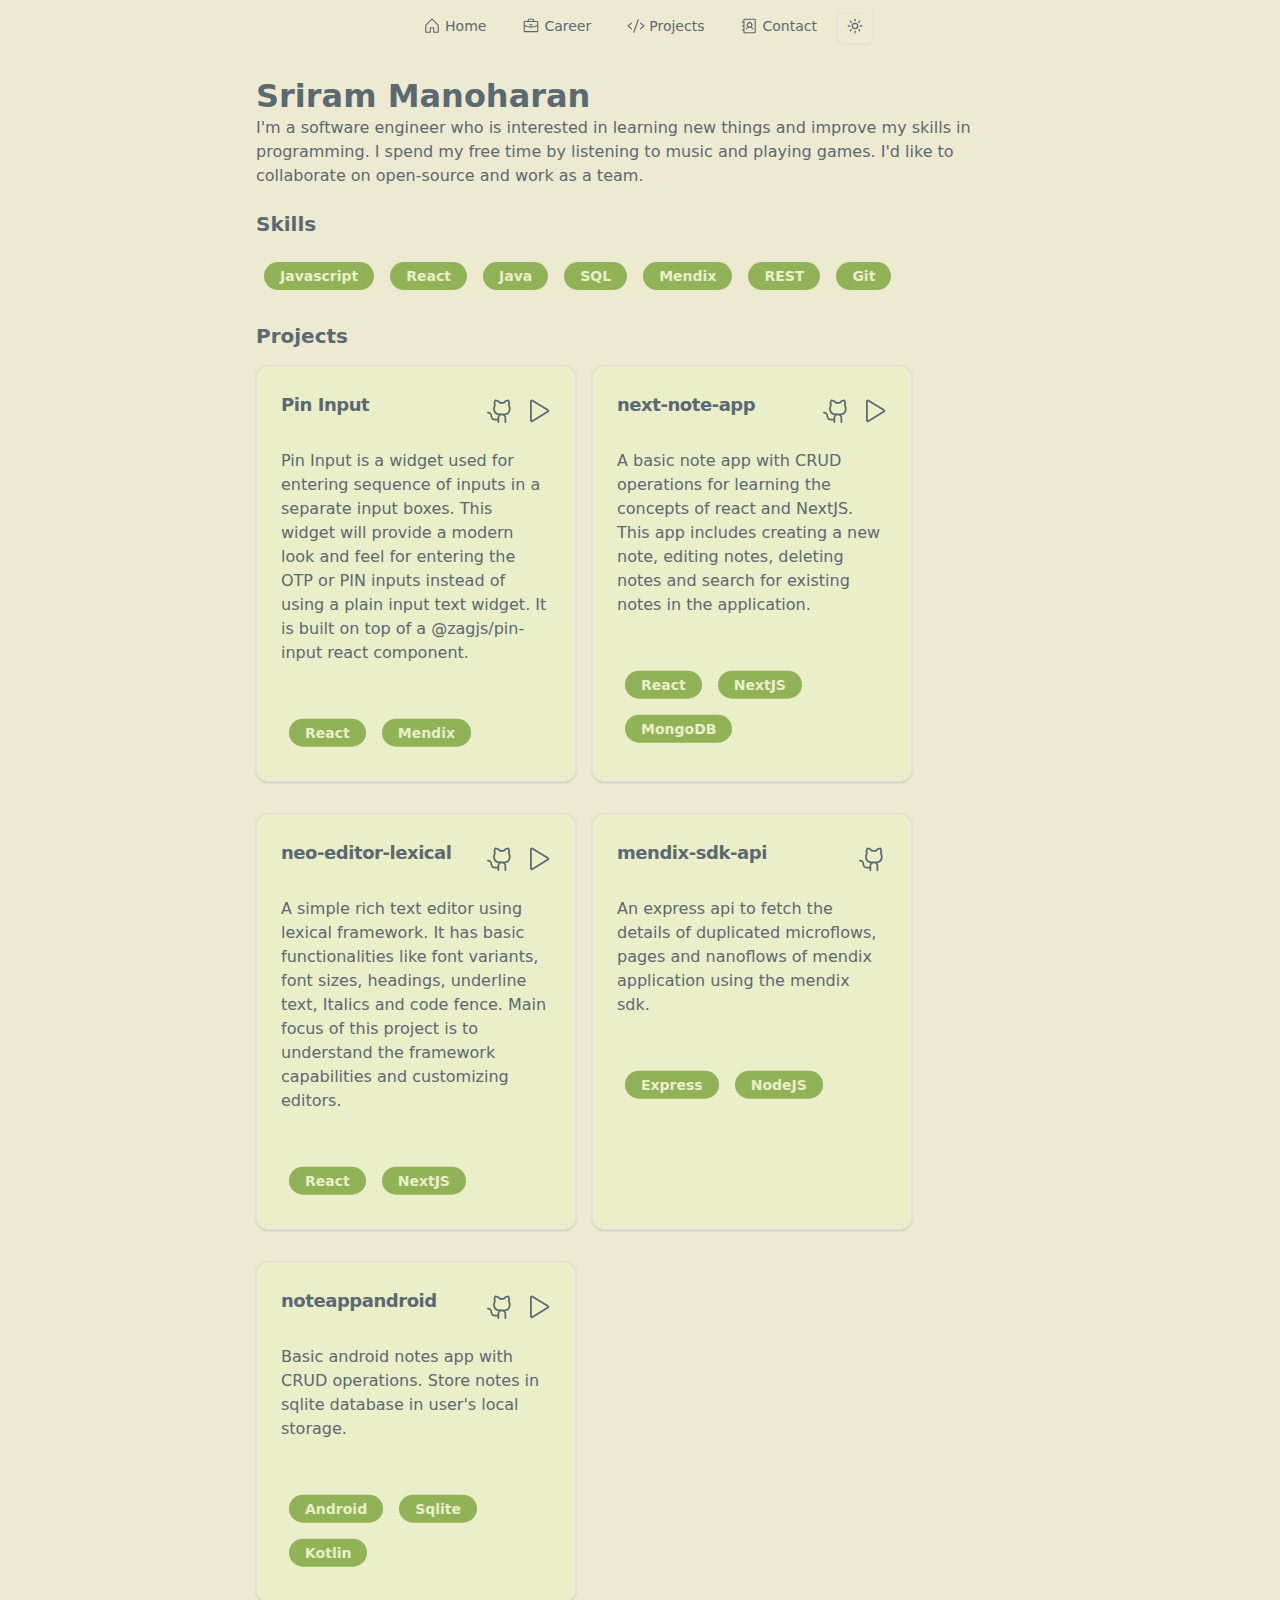
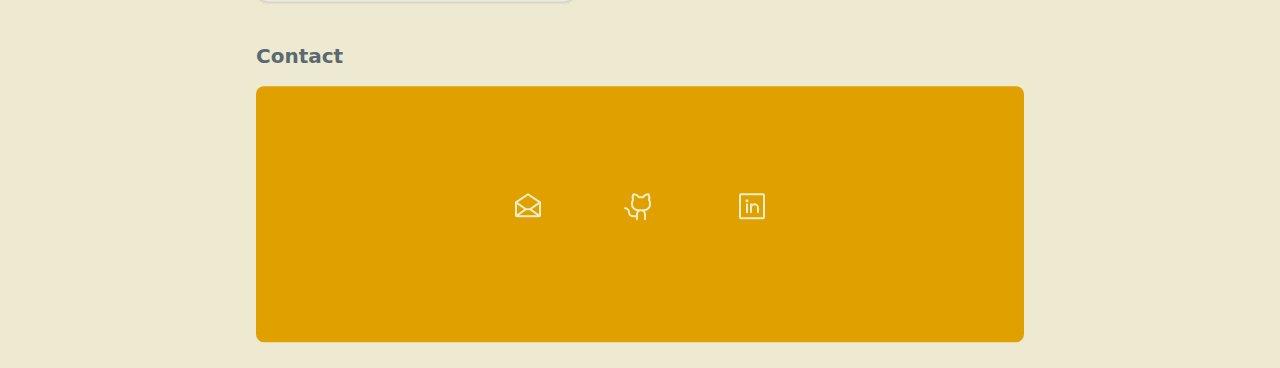
<file: index.html>
<!DOCTYPE html><html lang="en"> <head><meta charset=""><link rel="icon" type="image/svg+xml" href="/favicon.svg"><meta name="viewport" content="width=device-width"><meta name="generator" content="Astro v5.1.1"><title>Home</title><script>
			function setDarkMode(document) {
				const getThemePreference = () => {
					if (
						typeof localStorage !== "undefined" &&
						localStorage.getItem("theme")
					) {
						return localStorage.getItem("theme");
					}
					return window.matchMedia("(prefers-color-scheme: dark)")
						.matches
						? "dark"
						: "theme-light";
				};
				const isDark = getThemePreference() === "dark";
				document.documentElement.classList[isDark ? "add" : "remove"](
					"dark"
				);

				if (typeof localStorage !== "undefined") {
					const observer = new MutationObserver(() => {
						const isDark =
							document.documentElement.classList.contains("dark");
						localStorage.setItem(
							"theme",
							isDark ? "dark" : "theme-light"
						);
					});
					observer.observe(document.documentElement, {
						attributes: true,
						attributeFilter: ["class"],
					});
				}
			}

			setDarkMode(document);

			document.addEventListener("astro:before-swap", (ev) => {
				// Pass the incoming document to set the theme on it
				setDarkMode(ev.newDocument);
			});
		</script><link rel="stylesheet" href="/_astro/index.CPB83bO2.css"></head> <body class="" style="margin-right: 0px !important; "> <main class="flex flex-col min-h-screen container px-4 md:px-32 lg:px-32 xl:px-64"> <style>astro-island,astro-slot,astro-static-slot{display:contents}</style><script>(()=>{var e=async t=>{await(await t())()};(self.Astro||(self.Astro={})).load=e;window.dispatchEvent(new Event("astro:load"));})();;(()=>{var A=Object.defineProperty;var g=(i,o,a)=>o in i?A(i,o,{enumerable:!0,configurable:!0,writable:!0,value:a}):i[o]=a;var d=(i,o,a)=>g(i,typeof o!="symbol"?o+"":o,a);{let i={0:t=>m(t),1:t=>a(t),2:t=>new RegExp(t),3:t=>new Date(t),4:t=>new Map(a(t)),5:t=>new Set(a(t)),6:t=>BigInt(t),7:t=>new URL(t),8:t=>new Uint8Array(t),9:t=>new Uint16Array(t),10:t=>new Uint32Array(t),11:t=>1/0*t},o=t=>{let[l,e]=t;return l in i?i[l](e):void 0},a=t=>t.map(o),m=t=>typeof t!="object"||t===null?t:Object.fromEntries(Object.entries(t).map(([l,e])=>[l,o(e)]));class y extends HTMLElement{constructor(){super(...arguments);d(this,"Component");d(this,"hydrator");d(this,"hydrate",async()=>{var b;if(!this.hydrator||!this.isConnected)return;let e=(b=this.parentElement)==null?void 0:b.closest("astro-island[ssr]");if(e){e.addEventListener("astro:hydrate",this.hydrate,{once:!0});return}let c=this.querySelectorAll("astro-slot"),n={},h=this.querySelectorAll("template[data-astro-template]");for(let r of h){let s=r.closest(this.tagName);s!=null&&s.isSameNode(this)&&(n[r.getAttribute("data-astro-template")||"default"]=r.innerHTML,r.remove())}for(let r of c){let s=r.closest(this.tagName);s!=null&&s.isSameNode(this)&&(n[r.getAttribute("name")||"default"]=r.innerHTML)}let p;try{p=this.hasAttribute("props")?m(JSON.parse(this.getAttribute("props"))):{}}catch(r){let s=this.getAttribute("component-url")||"<unknown>",v=this.getAttribute("component-export");throw v&&(s+=` (export ${v})`),console.error(`[hydrate] Error parsing props for component ${s}`,this.getAttribute("props"),r),r}let u;await this.hydrator(this)(this.Component,p,n,{client:this.getAttribute("client")}),this.removeAttribute("ssr"),this.dispatchEvent(new CustomEvent("astro:hydrate"))});d(this,"unmount",()=>{this.isConnected||this.dispatchEvent(new CustomEvent("astro:unmount"))})}disconnectedCallback(){document.removeEventListener("astro:after-swap",this.unmount),document.addEventListener("astro:after-swap",this.unmount,{once:!0})}connectedCallback(){if(!this.hasAttribute("await-children")||document.readyState==="interactive"||document.readyState==="complete")this.childrenConnectedCallback();else{let e=()=>{document.removeEventListener("DOMContentLoaded",e),c.disconnect(),this.childrenConnectedCallback()},c=new MutationObserver(()=>{var n;((n=this.lastChild)==null?void 0:n.nodeType)===Node.COMMENT_NODE&&this.lastChild.nodeValue==="astro:end"&&(this.lastChild.remove(),e())});c.observe(this,{childList:!0}),document.addEventListener("DOMContentLoaded",e)}}async childrenConnectedCallback(){let e=this.getAttribute("before-hydration-url");e&&await import(e),this.start()}async start(){let e=JSON.parse(this.getAttribute("opts")),c=this.getAttribute("client");if(Astro[c]===void 0){window.addEventListener(`astro:${c}`,()=>this.start(),{once:!0});return}try{await Astro[c](async()=>{let n=this.getAttribute("renderer-url"),[h,{default:p}]=await Promise.all([import(this.getAttribute("component-url")),n?import(n):()=>()=>{}]),u=this.getAttribute("component-export")||"default";if(!u.includes("."))this.Component=h[u];else{this.Component=h;for(let f of u.split("."))this.Component=this.Component[f]}return this.hydrator=p,this.hydrate},e,this)}catch(n){console.error(`[astro-island] Error hydrating ${this.getAttribute("component-url")}`,n)}}attributeChangedCallback(){this.hydrate()}}d(y,"observedAttributes",["props"]),customElements.get("astro-island")||customElements.define("astro-island",y)}})();</script><astro-island uid="ZS9X59" prefix="r4" component-url="/_astro/Navigation.BnGw4ttX.js" component-export="default" renderer-url="/_astro/client.DbVs_iV0.js" props="{}" ssr client="load" opts="{&quot;name&quot;:&quot;Navigation&quot;,&quot;value&quot;:true}" await-children><div class="w-full p-2 flex items-center justify-center"><nav aria-label="Main" data-orientation="horizontal" dir="ltr" class="relative z-10 flex max-w-max flex-1 items-center justify-center w-full"><div style="position:relative"><ul data-orientation="horizontal" class="group flex-1 list-none items-center justify-center space-x-1 flex flex-wrap" dir="ltr"><li><a href="/" class="group inline-flex h-9 w-max items-center justify-center rounded-md bg-background px-4 py-2 text-sm font-medium transition-colors hover:bg-primary hover:text-primary-foreground focus:bg-primary focus:text-primary-foreground focus:outline-none disabled:pointer-events-none disabled:opacity-50 data-[active]:bg-primary/50 data-[state=open]:bg-primary/50" data-radix-collection-item=""><svg xmlns="http://www.w3.org/2000/svg" width="18" height="18" fill="currentColor" viewBox="0 0 256 256" class="mr-1"><path d="M219.31,108.68l-80-80a16,16,0,0,0-22.62,0l-80,80A15.87,15.87,0,0,0,32,120v96a8,8,0,0,0,8,8h64a8,8,0,0,0,8-8V160h32v56a8,8,0,0,0,8,8h64a8,8,0,0,0,8-8V120A15.87,15.87,0,0,0,219.31,108.68ZM208,208H160V152a8,8,0,0,0-8-8H104a8,8,0,0,0-8,8v56H48V120l80-80,80,80Z"></path></svg><span>Home</span></a></li><li><a href="#" class="group inline-flex h-9 w-max items-center justify-center rounded-md bg-background px-4 py-2 text-sm font-medium transition-colors hover:bg-primary hover:text-primary-foreground focus:bg-primary focus:text-primary-foreground focus:outline-none disabled:pointer-events-none disabled:opacity-50 data-[active]:bg-primary/50 data-[state=open]:bg-primary/50" data-radix-collection-item=""><svg xmlns="http://www.w3.org/2000/svg" width="18" height="18" fill="currentColor" viewBox="0 0 256 256" class="mr-1"><path d="M216,56H176V48a24,24,0,0,0-24-24H104A24,24,0,0,0,80,48v8H40A16,16,0,0,0,24,72V200a16,16,0,0,0,16,16H216a16,16,0,0,0,16-16V72A16,16,0,0,0,216,56ZM96,48a8,8,0,0,1,8-8h48a8,8,0,0,1,8,8v8H96ZM216,72v41.61A184,184,0,0,1,128,136a184.07,184.07,0,0,1-88-22.38V72Zm0,128H40V131.64A200.19,200.19,0,0,0,128,152a200.25,200.25,0,0,0,88-20.37V200ZM104,112a8,8,0,0,1,8-8h32a8,8,0,0,1,0,16H112A8,8,0,0,1,104,112Z"></path></svg><span>Career</span></a></li><li><a href="#projects" class="group inline-flex h-9 w-max items-center justify-center rounded-md bg-background px-4 py-2 text-sm font-medium transition-colors hover:bg-primary hover:text-primary-foreground focus:bg-primary focus:text-primary-foreground focus:outline-none disabled:pointer-events-none disabled:opacity-50 data-[active]:bg-primary/50 data-[state=open]:bg-primary/50" data-radix-collection-item=""><svg xmlns="http://www.w3.org/2000/svg" width="18" height="18" fill="currentColor" viewBox="0 0 256 256" class="mr-1"><path d="M69.12,94.15,28.5,128l40.62,33.85a8,8,0,1,1-10.24,12.29l-48-40a8,8,0,0,1,0-12.29l48-40a8,8,0,0,1,10.24,12.3Zm176,27.7-48-40a8,8,0,1,0-10.24,12.3L227.5,128l-40.62,33.85a8,8,0,1,0,10.24,12.29l48-40a8,8,0,0,0,0-12.29ZM162.73,32.48a8,8,0,0,0-10.25,4.79l-64,176a8,8,0,0,0,4.79,10.26A8.14,8.14,0,0,0,96,224a8,8,0,0,0,7.52-5.27l64-176A8,8,0,0,0,162.73,32.48Z"></path></svg><span>Projects</span></a></li><li><a href="#contact" class="group inline-flex h-9 w-max items-center justify-center rounded-md bg-background px-4 py-2 text-sm font-medium transition-colors hover:bg-primary hover:text-primary-foreground focus:bg-primary focus:text-primary-foreground focus:outline-none disabled:pointer-events-none disabled:opacity-50 data-[active]:bg-primary/50 data-[state=open]:bg-primary/50" data-radix-collection-item=""><svg xmlns="http://www.w3.org/2000/svg" width="18" height="18" fill="currentColor" viewBox="0 0 256 256" class="mr-1"><path d="M83.19,174.4a8,8,0,0,0,11.21-1.6,52,52,0,0,1,83.2,0,8,8,0,1,0,12.8-9.6A67.88,67.88,0,0,0,163,141.51a40,40,0,1,0-53.94,0A67.88,67.88,0,0,0,81.6,163.2,8,8,0,0,0,83.19,174.4ZM112,112a24,24,0,1,1,24,24A24,24,0,0,1,112,112Zm96-88H64A16,16,0,0,0,48,40V64H32a8,8,0,0,0,0,16H48v40H32a8,8,0,0,0,0,16H48v40H32a8,8,0,0,0,0,16H48v24a16,16,0,0,0,16,16H208a16,16,0,0,0,16-16V40A16,16,0,0,0,208,24Zm0,192H64V40H208Z"></path></svg><span>Contact</span></a></li><li class=""><button class="inline-flex items-center justify-center gap-2 whitespace-nowrap rounded-md text-sm font-medium transition-colors focus-visible:outline-none focus-visible:ring-1 focus-visible:ring-ring disabled:pointer-events-none disabled:opacity-50 [&amp;_svg]:pointer-events-none [&amp;_svg]:size-4 [&amp;_svg]:shrink-0 border border-input bg-background shadow-sm h-9 w-9 hover:bg-primary hover:text-primary-foreground" type="button" id="radix-:r4R3b:" aria-haspopup="menu" aria-expanded="false" data-state="closed"><svg xmlns="http://www.w3.org/2000/svg" width="24" height="24" viewBox="0 0 24 24" fill="none" stroke="currentColor" stroke-width="2" stroke-linecap="round" stroke-linejoin="round" class="lucide lucide-sun h-[1.2rem] w-[1.2rem] rotate-0 scale-100 transition-all dark:-rotate-90 dark:scale-0"><circle cx="12" cy="12" r="4"></circle><path d="M12 2v2"></path><path d="M12 20v2"></path><path d="m4.93 4.93 1.41 1.41"></path><path d="m17.66 17.66 1.41 1.41"></path><path d="M2 12h2"></path><path d="M20 12h2"></path><path d="m6.34 17.66-1.41 1.41"></path><path d="m19.07 4.93-1.41 1.41"></path></svg><svg xmlns="http://www.w3.org/2000/svg" width="24" height="24" viewBox="0 0 24 24" fill="none" stroke="currentColor" stroke-width="2" stroke-linecap="round" stroke-linejoin="round" class="lucide lucide-moon absolute h-[1.2rem] w-[1.2rem] rotate-90 scale-0 transition-all dark:rotate-0 dark:scale-100"><path d="M12 3a6 6 0 0 0 9 9 9 9 0 1 1-9-9Z"></path></svg><span class="sr-only">Toggle theme</span></button></li></ul></div><div class="absolute left-0 top-full flex justify-center"></div></nav></div><!--astro:end--></astro-island>  <section> <astro-island uid="Z22EXuu" prefix="r0" component-url="/_astro/HeroSection.O05Rs_9F.js" component-export="default" renderer-url="/_astro/client.DbVs_iV0.js" props="{}" ssr client="load" opts="{&quot;name&quot;:&quot;HeroSection&quot;,&quot;value&quot;:true}" await-children><section><div style="opacity:0;transform:translateY(-10px)"><h1 class="text-[32px] font-bold mt-6">Sriram Manoharan</h1></div><div style="opacity:0;transform:translateY(-10px)"><p>I&#x27;m a software engineer who is interested in learning new things and improve my skills in programming. I spend my free time by listening to music and playing games. I&#x27;d like to collaborate on open-source and work as a team.</p></div></section><!--astro:end--></astro-island> </section> <section> <astro-island uid="ZpHpni" prefix="r1" component-url="/_astro/Skills.Bo7hyTM4.js" component-export="default" renderer-url="/_astro/client.DbVs_iV0.js" props="{&quot;title&quot;:[0,&quot;Skills&quot;],&quot;skills&quot;:[1,[[0,{&quot;name&quot;:[0,&quot;Javascript&quot;],&quot;icon&quot;:[0,&quot;&quot;]}],[0,{&quot;name&quot;:[0,&quot;React&quot;],&quot;icon&quot;:[0,&quot;&quot;]}],[0,{&quot;name&quot;:[0,&quot;Java&quot;],&quot;icon&quot;:[0,&quot;&quot;]}],[0,{&quot;name&quot;:[0,&quot;SQL&quot;],&quot;icon&quot;:[0,&quot;&quot;]}],[0,{&quot;name&quot;:[0,&quot;Mendix&quot;],&quot;icon&quot;:[0,&quot;&quot;]}],[0,{&quot;name&quot;:[0,&quot;REST&quot;],&quot;icon&quot;:[0,&quot;&quot;]}],[0,{&quot;name&quot;:[0,&quot;Git&quot;],&quot;icon&quot;:[0,&quot;&quot;]}]]]}" ssr client="load" opts="{&quot;name&quot;:&quot;Skills&quot;,&quot;value&quot;:true}" await-children><div class="mt-6" style="opacity:0;transform:translateY(-10px)"><h4 class="mb-4">Skills</h4><div class="flex flex-wrap"><span class="pl-4 pr-4 pt-1 pb-1 m-2 bg-primary text-primary-foreground rounded-full text-sm font-semibold cursor-default">Javascript</span><span class="pl-4 pr-4 pt-1 pb-1 m-2 bg-primary text-primary-foreground rounded-full text-sm font-semibold cursor-default">React</span><span class="pl-4 pr-4 pt-1 pb-1 m-2 bg-primary text-primary-foreground rounded-full text-sm font-semibold cursor-default">Java</span><span class="pl-4 pr-4 pt-1 pb-1 m-2 bg-primary text-primary-foreground rounded-full text-sm font-semibold cursor-default">SQL</span><span class="pl-4 pr-4 pt-1 pb-1 m-2 bg-primary text-primary-foreground rounded-full text-sm font-semibold cursor-default">Mendix</span><span class="pl-4 pr-4 pt-1 pb-1 m-2 bg-primary text-primary-foreground rounded-full text-sm font-semibold cursor-default">REST</span><span class="pl-4 pr-4 pt-1 pb-1 m-2 bg-primary text-primary-foreground rounded-full text-sm font-semibold cursor-default">Git</span></div></div><!--astro:end--></astro-island> </section> <section> <astro-island uid="ncnfa" prefix="r2" component-url="/_astro/Projects.grdJmfWC.js" component-export="default" renderer-url="/_astro/client.DbVs_iV0.js" props="{}" ssr client="load" opts="{&quot;name&quot;:&quot;Projects&quot;,&quot;value&quot;:true}" await-children><div id="projects" class="mt-6" style="opacity:0;transform:translateY(-10px)"><h4 class="mb-4">Projects</h4><div class="flex flex-wrap gap-4 justify-normal"><div class="rounded-xl border bg-primary-foreground text-foreground shadow lg:max-w-80 mb-4 hover:drop-shadow-card filter hover:transition-all duration-500"><div class="space-y-1.5 p-6 flex flex-row justify-between"><div class="font-semibold tracking-tight text-lg">Pin Input</div><div class="flex flex-row gap-2"><button data-state="closed"><a href="https://github.com/sriram-24/PinInputMendix" target="_blank"><svg xmlns="http://www.w3.org/2000/svg" width="28" height="28" fill="currentColor" viewBox="0 0 256 256"><path d="M208.31,75.68A59.78,59.78,0,0,0,202.93,28,8,8,0,0,0,196,24a59.75,59.75,0,0,0-48,24H124A59.75,59.75,0,0,0,76,24a8,8,0,0,0-6.93,4,59.78,59.78,0,0,0-5.38,47.68A58.14,58.14,0,0,0,56,104v8a56.06,56.06,0,0,0,48.44,55.47A39.8,39.8,0,0,0,96,192v8H72a24,24,0,0,1-24-24A40,40,0,0,0,8,136a8,8,0,0,0,0,16,24,24,0,0,1,24,24,40,40,0,0,0,40,40H96v16a8,8,0,0,0,16,0V192a24,24,0,0,1,48,0v40a8,8,0,0,0,16,0V192a39.8,39.8,0,0,0-8.44-24.53A56.06,56.06,0,0,0,216,112v-8A58.14,58.14,0,0,0,208.31,75.68ZM200,112a40,40,0,0,1-40,40H112a40,40,0,0,1-40-40v-8a41.74,41.74,0,0,1,6.9-22.48A8,8,0,0,0,80,73.83a43.81,43.81,0,0,1,.79-33.58,43.88,43.88,0,0,1,32.32,20.06A8,8,0,0,0,119.82,64h32.35a8,8,0,0,0,6.74-3.69,43.87,43.87,0,0,1,32.32-20.06A43.81,43.81,0,0,1,192,73.83a8.09,8.09,0,0,0,1,7.65A41.72,41.72,0,0,1,200,104Z"></path></svg></a></button><button data-state="closed"><a href="https://marketplace.mendix.com/link/component/224180" target="_blank"><svg xmlns="http://www.w3.org/2000/svg" width="28" height="28" fill="currentColor" viewBox="0 0 256 256"><path d="M232.4,114.49,88.32,26.35a16,16,0,0,0-16.2-.3A15.86,15.86,0,0,0,64,39.87V216.13A15.94,15.94,0,0,0,80,232a16.07,16.07,0,0,0,8.36-2.35L232.4,141.51a15.81,15.81,0,0,0,0-27ZM80,215.94V40l143.83,88Z"></path></svg></a></button></div></div><div class="p-6 pt-0"><p>Pin Input is a widget used for entering sequence of inputs in a separate input boxes. This widget will provide a modern look and feel for entering the OTP or PIN inputs instead of using a plain input text widget. It is built on top of a @zagjs/pin-input react component.</p></div><div class="p-6 pt-0 flex flex-row items-end"><div class="mt-6" style="opacity:0;transform:translateY(-10px)"><div class="flex flex-wrap"><span class="pl-4 pr-4 pt-1 pb-1 m-2 bg-primary text-primary-foreground rounded-full text-sm font-semibold cursor-default">React</span><span class="pl-4 pr-4 pt-1 pb-1 m-2 bg-primary text-primary-foreground rounded-full text-sm font-semibold cursor-default">Mendix</span></div></div></div></div><div class="rounded-xl border bg-primary-foreground text-foreground shadow lg:max-w-80 mb-4 hover:drop-shadow-card filter hover:transition-all duration-500"><div class="space-y-1.5 p-6 flex flex-row justify-between"><div class="font-semibold tracking-tight text-lg">next-note-app</div><div class="flex flex-row gap-2"><button data-state="closed"><a href="https://github.com/sriram-24/next-note-app" target="_blank"><svg xmlns="http://www.w3.org/2000/svg" width="28" height="28" fill="currentColor" viewBox="0 0 256 256"><path d="M208.31,75.68A59.78,59.78,0,0,0,202.93,28,8,8,0,0,0,196,24a59.75,59.75,0,0,0-48,24H124A59.75,59.75,0,0,0,76,24a8,8,0,0,0-6.93,4,59.78,59.78,0,0,0-5.38,47.68A58.14,58.14,0,0,0,56,104v8a56.06,56.06,0,0,0,48.44,55.47A39.8,39.8,0,0,0,96,192v8H72a24,24,0,0,1-24-24A40,40,0,0,0,8,136a8,8,0,0,0,0,16,24,24,0,0,1,24,24,40,40,0,0,0,40,40H96v16a8,8,0,0,0,16,0V192a24,24,0,0,1,48,0v40a8,8,0,0,0,16,0V192a39.8,39.8,0,0,0-8.44-24.53A56.06,56.06,0,0,0,216,112v-8A58.14,58.14,0,0,0,208.31,75.68ZM200,112a40,40,0,0,1-40,40H112a40,40,0,0,1-40-40v-8a41.74,41.74,0,0,1,6.9-22.48A8,8,0,0,0,80,73.83a43.81,43.81,0,0,1,.79-33.58,43.88,43.88,0,0,1,32.32,20.06A8,8,0,0,0,119.82,64h32.35a8,8,0,0,0,6.74-3.69,43.87,43.87,0,0,1,32.32-20.06A43.81,43.81,0,0,1,192,73.83a8.09,8.09,0,0,0,1,7.65A41.72,41.72,0,0,1,200,104Z"></path></svg></a></button><button data-state="closed"><a href="https://next-note-app-six.vercel.app/" target="_blank"><svg xmlns="http://www.w3.org/2000/svg" width="28" height="28" fill="currentColor" viewBox="0 0 256 256"><path d="M232.4,114.49,88.32,26.35a16,16,0,0,0-16.2-.3A15.86,15.86,0,0,0,64,39.87V216.13A15.94,15.94,0,0,0,80,232a16.07,16.07,0,0,0,8.36-2.35L232.4,141.51a15.81,15.81,0,0,0,0-27ZM80,215.94V40l143.83,88Z"></path></svg></a></button></div></div><div class="p-6 pt-0"><p>A basic note app with CRUD operations for learning the concepts of react and NextJS. This app includes creating a new note, editing notes, deleting notes and search for existing notes in the application.</p></div><div class="p-6 pt-0 flex flex-row items-end"><div class="mt-6" style="opacity:0;transform:translateY(-10px)"><div class="flex flex-wrap"><span class="pl-4 pr-4 pt-1 pb-1 m-2 bg-primary text-primary-foreground rounded-full text-sm font-semibold cursor-default">React</span><span class="pl-4 pr-4 pt-1 pb-1 m-2 bg-primary text-primary-foreground rounded-full text-sm font-semibold cursor-default">NextJS</span><span class="pl-4 pr-4 pt-1 pb-1 m-2 bg-primary text-primary-foreground rounded-full text-sm font-semibold cursor-default">MongoDB</span></div></div></div></div><div class="rounded-xl border bg-primary-foreground text-foreground shadow lg:max-w-80 mb-4 hover:drop-shadow-card filter hover:transition-all duration-500"><div class="space-y-1.5 p-6 flex flex-row justify-between"><div class="font-semibold tracking-tight text-lg">neo-editor-lexical</div><div class="flex flex-row gap-2"><button data-state="closed"><a href="https://github.com/sriram-24/neo-editor-lexical" target="_blank"><svg xmlns="http://www.w3.org/2000/svg" width="28" height="28" fill="currentColor" viewBox="0 0 256 256"><path d="M208.31,75.68A59.78,59.78,0,0,0,202.93,28,8,8,0,0,0,196,24a59.75,59.75,0,0,0-48,24H124A59.75,59.75,0,0,0,76,24a8,8,0,0,0-6.93,4,59.78,59.78,0,0,0-5.38,47.68A58.14,58.14,0,0,0,56,104v8a56.06,56.06,0,0,0,48.44,55.47A39.8,39.8,0,0,0,96,192v8H72a24,24,0,0,1-24-24A40,40,0,0,0,8,136a8,8,0,0,0,0,16,24,24,0,0,1,24,24,40,40,0,0,0,40,40H96v16a8,8,0,0,0,16,0V192a24,24,0,0,1,48,0v40a8,8,0,0,0,16,0V192a39.8,39.8,0,0,0-8.44-24.53A56.06,56.06,0,0,0,216,112v-8A58.14,58.14,0,0,0,208.31,75.68ZM200,112a40,40,0,0,1-40,40H112a40,40,0,0,1-40-40v-8a41.74,41.74,0,0,1,6.9-22.48A8,8,0,0,0,80,73.83a43.81,43.81,0,0,1,.79-33.58,43.88,43.88,0,0,1,32.32,20.06A8,8,0,0,0,119.82,64h32.35a8,8,0,0,0,6.74-3.69,43.87,43.87,0,0,1,32.32-20.06A43.81,43.81,0,0,1,192,73.83a8.09,8.09,0,0,0,1,7.65A41.72,41.72,0,0,1,200,104Z"></path></svg></a></button><button data-state="closed"><a href="https://neo-editor-lexical.vercel.app/" target="_blank"><svg xmlns="http://www.w3.org/2000/svg" width="28" height="28" fill="currentColor" viewBox="0 0 256 256"><path d="M232.4,114.49,88.32,26.35a16,16,0,0,0-16.2-.3A15.86,15.86,0,0,0,64,39.87V216.13A15.94,15.94,0,0,0,80,232a16.07,16.07,0,0,0,8.36-2.35L232.4,141.51a15.81,15.81,0,0,0,0-27ZM80,215.94V40l143.83,88Z"></path></svg></a></button></div></div><div class="p-6 pt-0"><p>A simple rich text editor using lexical framework. It has basic functionalities like font variants, font sizes, headings, underline text, Italics and code fence. Main focus of this project is to understand the  framework capabilities and customizing editors.</p></div><div class="p-6 pt-0 flex flex-row items-end"><div class="mt-6" style="opacity:0;transform:translateY(-10px)"><div class="flex flex-wrap"><span class="pl-4 pr-4 pt-1 pb-1 m-2 bg-primary text-primary-foreground rounded-full text-sm font-semibold cursor-default">React</span><span class="pl-4 pr-4 pt-1 pb-1 m-2 bg-primary text-primary-foreground rounded-full text-sm font-semibold cursor-default">NextJS</span></div></div></div></div><div class="rounded-xl border bg-primary-foreground text-foreground shadow lg:max-w-80 mb-4 hover:drop-shadow-card filter hover:transition-all duration-500"><div class="space-y-1.5 p-6 flex flex-row justify-between"><div class="font-semibold tracking-tight text-lg">mendix-sdk-api</div><div class="flex flex-row gap-2"><button data-state="closed"><a href="https://github.com/sriram-24/mendix-sdk-api" target="_blank"><svg xmlns="http://www.w3.org/2000/svg" width="28" height="28" fill="currentColor" viewBox="0 0 256 256"><path d="M208.31,75.68A59.78,59.78,0,0,0,202.93,28,8,8,0,0,0,196,24a59.75,59.75,0,0,0-48,24H124A59.75,59.75,0,0,0,76,24a8,8,0,0,0-6.93,4,59.78,59.78,0,0,0-5.38,47.68A58.14,58.14,0,0,0,56,104v8a56.06,56.06,0,0,0,48.44,55.47A39.8,39.8,0,0,0,96,192v8H72a24,24,0,0,1-24-24A40,40,0,0,0,8,136a8,8,0,0,0,0,16,24,24,0,0,1,24,24,40,40,0,0,0,40,40H96v16a8,8,0,0,0,16,0V192a24,24,0,0,1,48,0v40a8,8,0,0,0,16,0V192a39.8,39.8,0,0,0-8.44-24.53A56.06,56.06,0,0,0,216,112v-8A58.14,58.14,0,0,0,208.31,75.68ZM200,112a40,40,0,0,1-40,40H112a40,40,0,0,1-40-40v-8a41.74,41.74,0,0,1,6.9-22.48A8,8,0,0,0,80,73.83a43.81,43.81,0,0,1,.79-33.58,43.88,43.88,0,0,1,32.32,20.06A8,8,0,0,0,119.82,64h32.35a8,8,0,0,0,6.74-3.69,43.87,43.87,0,0,1,32.32-20.06A43.81,43.81,0,0,1,192,73.83a8.09,8.09,0,0,0,1,7.65A41.72,41.72,0,0,1,200,104Z"></path></svg></a></button></div></div><div class="p-6 pt-0"><p>An express api to fetch the details of duplicated microflows, pages and nanoflows of mendix application using the mendix sdk.</p></div><div class="p-6 pt-0 flex flex-row items-end"><div class="mt-6" style="opacity:0;transform:translateY(-10px)"><div class="flex flex-wrap"><span class="pl-4 pr-4 pt-1 pb-1 m-2 bg-primary text-primary-foreground rounded-full text-sm font-semibold cursor-default">Express</span><span class="pl-4 pr-4 pt-1 pb-1 m-2 bg-primary text-primary-foreground rounded-full text-sm font-semibold cursor-default">NodeJS</span></div></div></div></div><div class="rounded-xl border bg-primary-foreground text-foreground shadow lg:max-w-80 mb-4 hover:drop-shadow-card filter hover:transition-all duration-500"><div class="space-y-1.5 p-6 flex flex-row justify-between"><div class="font-semibold tracking-tight text-lg">noteappandroid</div><div class="flex flex-row gap-2"><button data-state="closed"><a href="https://github.com/sriram-24/noteappandroid" target="_blank"><svg xmlns="http://www.w3.org/2000/svg" width="28" height="28" fill="currentColor" viewBox="0 0 256 256"><path d="M208.31,75.68A59.78,59.78,0,0,0,202.93,28,8,8,0,0,0,196,24a59.75,59.75,0,0,0-48,24H124A59.75,59.75,0,0,0,76,24a8,8,0,0,0-6.93,4,59.78,59.78,0,0,0-5.38,47.68A58.14,58.14,0,0,0,56,104v8a56.06,56.06,0,0,0,48.44,55.47A39.8,39.8,0,0,0,96,192v8H72a24,24,0,0,1-24-24A40,40,0,0,0,8,136a8,8,0,0,0,0,16,24,24,0,0,1,24,24,40,40,0,0,0,40,40H96v16a8,8,0,0,0,16,0V192a24,24,0,0,1,48,0v40a8,8,0,0,0,16,0V192a39.8,39.8,0,0,0-8.44-24.53A56.06,56.06,0,0,0,216,112v-8A58.14,58.14,0,0,0,208.31,75.68ZM200,112a40,40,0,0,1-40,40H112a40,40,0,0,1-40-40v-8a41.74,41.74,0,0,1,6.9-22.48A8,8,0,0,0,80,73.83a43.81,43.81,0,0,1,.79-33.58,43.88,43.88,0,0,1,32.32,20.06A8,8,0,0,0,119.82,64h32.35a8,8,0,0,0,6.74-3.69,43.87,43.87,0,0,1,32.32-20.06A43.81,43.81,0,0,1,192,73.83a8.09,8.09,0,0,0,1,7.65A41.72,41.72,0,0,1,200,104Z"></path></svg></a></button><button data-state="closed"><a href="https://github.com/sriram-24/noteappandroid/releases/tag/1.0.0" target="_blank"><svg xmlns="http://www.w3.org/2000/svg" width="28" height="28" fill="currentColor" viewBox="0 0 256 256"><path d="M232.4,114.49,88.32,26.35a16,16,0,0,0-16.2-.3A15.86,15.86,0,0,0,64,39.87V216.13A15.94,15.94,0,0,0,80,232a16.07,16.07,0,0,0,8.36-2.35L232.4,141.51a15.81,15.81,0,0,0,0-27ZM80,215.94V40l143.83,88Z"></path></svg></a></button></div></div><div class="p-6 pt-0"><p>Basic android notes app with CRUD operations. Store notes in sqlite database in user&#x27;s local storage.</p></div><div class="p-6 pt-0 flex flex-row items-end"><div class="mt-6" style="opacity:0;transform:translateY(-10px)"><div class="flex flex-wrap"><span class="pl-4 pr-4 pt-1 pb-1 m-2 bg-primary text-primary-foreground rounded-full text-sm font-semibold cursor-default">Android</span><span class="pl-4 pr-4 pt-1 pb-1 m-2 bg-primary text-primary-foreground rounded-full text-sm font-semibold cursor-default">Sqlite</span><span class="pl-4 pr-4 pt-1 pb-1 m-2 bg-primary text-primary-foreground rounded-full text-sm font-semibold cursor-default">Kotlin</span></div></div></div></div></div></div><!--astro:end--></astro-island> </section> <section> <astro-island uid="Z1zajNM" prefix="r3" component-url="/_astro/Contact.CvMWw5dR.js" component-export="default" renderer-url="/_astro/client.DbVs_iV0.js" props="{}" ssr client="load" opts="{&quot;name&quot;:&quot;Contact&quot;,&quot;value&quot;:true}" await-children><div id="contact" class="mt-6 mb-6" style="opacity:0;transform:translateY(-10px)"><h4 class="mb-4">Contact</h4><div class="flex flex-wrap gap-12 justify-center items-center  bg-contact text-contact-foreground h-64 p-6 rounded-lg"><div class="sm:min-h-8 sm:min-w-8 md:min-h-16 md:min-w-16  p-2 flex flex-col  items-center rounded-lg "><a href="mailto:sriram1999m@gmail.com?body=Hi%20there%2C%0A%0AI%20just%20visited%20your%20portfolio%20and%20would%20like%20to%20hear%20more%20from%20you.%20" target="_blank"><svg xmlns="http://www.w3.org/2000/svg" width="32" height="32" fill="currentColor" viewBox="0 0 256 256"><title>Email</title><path d="M228.44,89.34l-96-64a8,8,0,0,0-8.88,0l-96,64A8,8,0,0,0,24,96V200a16,16,0,0,0,16,16H216a16,16,0,0,0,16-16V96A8,8,0,0,0,228.44,89.34ZM96.72,152,40,192V111.53Zm16.37,8h29.82l56.63,40H56.46Zm46.19-8L216,111.53V192ZM128,41.61l81.91,54.61-67,47.78H113.11l-67-47.78Z"></path></svg></a></div><div class="sm:min-h-8 sm:min-w-8 md:min-h-16 md:min-w-16  p-2 flex flex-col  items-center rounded-lg "><a href="https://github.com/sriram-24" target="_blank"><svg xmlns="http://www.w3.org/2000/svg" width="32" height="32" fill="currentColor" viewBox="0 0 256 256"><title>github</title><path d="M208.31,75.68A59.78,59.78,0,0,0,202.93,28,8,8,0,0,0,196,24a59.75,59.75,0,0,0-48,24H124A59.75,59.75,0,0,0,76,24a8,8,0,0,0-6.93,4,59.78,59.78,0,0,0-5.38,47.68A58.14,58.14,0,0,0,56,104v8a56.06,56.06,0,0,0,48.44,55.47A39.8,39.8,0,0,0,96,192v8H72a24,24,0,0,1-24-24A40,40,0,0,0,8,136a8,8,0,0,0,0,16,24,24,0,0,1,24,24,40,40,0,0,0,40,40H96v16a8,8,0,0,0,16,0V192a24,24,0,0,1,48,0v40a8,8,0,0,0,16,0V192a39.8,39.8,0,0,0-8.44-24.53A56.06,56.06,0,0,0,216,112v-8A58.14,58.14,0,0,0,208.31,75.68ZM200,112a40,40,0,0,1-40,40H112a40,40,0,0,1-40-40v-8a41.74,41.74,0,0,1,6.9-22.48A8,8,0,0,0,80,73.83a43.81,43.81,0,0,1,.79-33.58,43.88,43.88,0,0,1,32.32,20.06A8,8,0,0,0,119.82,64h32.35a8,8,0,0,0,6.74-3.69,43.87,43.87,0,0,1,32.32-20.06A43.81,43.81,0,0,1,192,73.83a8.09,8.09,0,0,0,1,7.65A41.72,41.72,0,0,1,200,104Z"></path></svg></a></div><div class="sm:min-h-8 sm:min-w-8 md:min-h-16 md:min-w-16  p-2 flex flex-col  items-center rounded-lg "><a href="https://www.linkedin.com/in/sriram1999" target="_blank"><svg xmlns="http://www.w3.org/2000/svg" width="32" height="32" fill="currentColor" viewBox="0 0 256 256"><title>linkedin</title><path d="M216,24H40A16,16,0,0,0,24,40V216a16,16,0,0,0,16,16H216a16,16,0,0,0,16-16V40A16,16,0,0,0,216,24Zm0,192H40V40H216V216ZM96,112v64a8,8,0,0,1-16,0V112a8,8,0,0,1,16,0Zm88,28v36a8,8,0,0,1-16,0V140a20,20,0,0,0-40,0v36a8,8,0,0,1-16,0V112a8,8,0,0,1,15.79-1.78A36,36,0,0,1,184,140ZM100,84A12,12,0,1,1,88,72,12,12,0,0,1,100,84Z"></path></svg></a></div></div></div><!--astro:end--></astro-island> </section>  </main> </body></html>
</file>
<file: _astro/index.CPB83bO2.css>
*,:before,:after{--tw-border-spacing-x: 0;--tw-border-spacing-y: 0;--tw-translate-x: 0;--tw-translate-y: 0;--tw-rotate: 0;--tw-skew-x: 0;--tw-skew-y: 0;--tw-scale-x: 1;--tw-scale-y: 1;--tw-pan-x: ;--tw-pan-y: ;--tw-pinch-zoom: ;--tw-scroll-snap-strictness: proximity;--tw-gradient-from-position: ;--tw-gradient-via-position: ;--tw-gradient-to-position: ;--tw-ordinal: ;--tw-slashed-zero: ;--tw-numeric-figure: ;--tw-numeric-spacing: ;--tw-numeric-fraction: ;--tw-ring-inset: ;--tw-ring-offset-width: 0px;--tw-ring-offset-color: #fff;--tw-ring-color: rgb(59 130 246 / .5);--tw-ring-offset-shadow: 0 0 #0000;--tw-ring-shadow: 0 0 #0000;--tw-shadow: 0 0 #0000;--tw-shadow-colored: 0 0 #0000;--tw-blur: ;--tw-brightness: ;--tw-contrast: ;--tw-grayscale: ;--tw-hue-rotate: ;--tw-invert: ;--tw-saturate: ;--tw-sepia: ;--tw-drop-shadow: ;--tw-backdrop-blur: ;--tw-backdrop-brightness: ;--tw-backdrop-contrast: ;--tw-backdrop-grayscale: ;--tw-backdrop-hue-rotate: ;--tw-backdrop-invert: ;--tw-backdrop-opacity: ;--tw-backdrop-saturate: ;--tw-backdrop-sepia: ;--tw-contain-size: ;--tw-contain-layout: ;--tw-contain-paint: ;--tw-contain-style: }::backdrop{--tw-border-spacing-x: 0;--tw-border-spacing-y: 0;--tw-translate-x: 0;--tw-translate-y: 0;--tw-rotate: 0;--tw-skew-x: 0;--tw-skew-y: 0;--tw-scale-x: 1;--tw-scale-y: 1;--tw-pan-x: ;--tw-pan-y: ;--tw-pinch-zoom: ;--tw-scroll-snap-strictness: proximity;--tw-gradient-from-position: ;--tw-gradient-via-position: ;--tw-gradient-to-position: ;--tw-ordinal: ;--tw-slashed-zero: ;--tw-numeric-figure: ;--tw-numeric-spacing: ;--tw-numeric-fraction: ;--tw-ring-inset: ;--tw-ring-offset-width: 0px;--tw-ring-offset-color: #fff;--tw-ring-color: rgb(59 130 246 / .5);--tw-ring-offset-shadow: 0 0 #0000;--tw-ring-shadow: 0 0 #0000;--tw-shadow: 0 0 #0000;--tw-shadow-colored: 0 0 #0000;--tw-blur: ;--tw-brightness: ;--tw-contrast: ;--tw-grayscale: ;--tw-hue-rotate: ;--tw-invert: ;--tw-saturate: ;--tw-sepia: ;--tw-drop-shadow: ;--tw-backdrop-blur: ;--tw-backdrop-brightness: ;--tw-backdrop-contrast: ;--tw-backdrop-grayscale: ;--tw-backdrop-hue-rotate: ;--tw-backdrop-invert: ;--tw-backdrop-opacity: ;--tw-backdrop-saturate: ;--tw-backdrop-sepia: ;--tw-contain-size: ;--tw-contain-layout: ;--tw-contain-paint: ;--tw-contain-style: }*,:before,:after{box-sizing:border-box;border-width:0;border-style:solid;border-color:#e5e7eb}:before,:after{--tw-content: ""}html,:host{line-height:1.5;-webkit-text-size-adjust:100%;-moz-tab-size:4;-o-tab-size:4;tab-size:4;font-family:ui-sans-serif,system-ui,sans-serif,"Apple Color Emoji","Segoe UI Emoji",Segoe UI Symbol,"Noto Color Emoji";font-feature-settings:normal;font-variation-settings:normal;-webkit-tap-highlight-color:transparent}body{margin:0;line-height:inherit}hr{height:0;color:inherit;border-top-width:1px}abbr:where([title]){-webkit-text-decoration:underline dotted;text-decoration:underline dotted}h1,h2,h3,h4,h5,h6{font-size:inherit;font-weight:inherit}a{color:inherit;text-decoration:inherit}b,strong{font-weight:bolder}code,kbd,samp,pre{font-family:ui-monospace,SFMono-Regular,Menlo,Monaco,Consolas,Liberation Mono,Courier New,monospace;font-feature-settings:normal;font-variation-settings:normal;font-size:1em}small{font-size:80%}sub,sup{font-size:75%;line-height:0;position:relative;vertical-align:baseline}sub{bottom:-.25em}sup{top:-.5em}table{text-indent:0;border-color:inherit;border-collapse:collapse}button,input,optgroup,select,textarea{font-family:inherit;font-feature-settings:inherit;font-variation-settings:inherit;font-size:100%;font-weight:inherit;line-height:inherit;letter-spacing:inherit;color:inherit;margin:0;padding:0}button,select{text-transform:none}button,input:where([type=button]),input:where([type=reset]),input:where([type=submit]){-webkit-appearance:button;background-color:transparent;background-image:none}:-moz-focusring{outline:auto}:-moz-ui-invalid{box-shadow:none}progress{vertical-align:baseline}::-webkit-inner-spin-button,::-webkit-outer-spin-button{height:auto}[type=search]{-webkit-appearance:textfield;outline-offset:-2px}::-webkit-search-decoration{-webkit-appearance:none}::-webkit-file-upload-button{-webkit-appearance:button;font:inherit}summary{display:list-item}blockquote,dl,dd,h1,h2,h3,h4,h5,h6,hr,figure,p,pre{margin:0}fieldset{margin:0;padding:0}legend{padding:0}ol,ul,menu{list-style:none;margin:0;padding:0}dialog{padding:0}textarea{resize:vertical}input::-moz-placeholder,textarea::-moz-placeholder{opacity:1;color:#9ca3af}input::placeholder,textarea::placeholder{opacity:1;color:#9ca3af}button,[role=button]{cursor:pointer}:disabled{cursor:default}img,svg,video,canvas,audio,iframe,embed,object{display:block;vertical-align:middle}img,video{max-width:100%;height:auto}[hidden]:where(:not([hidden=until-found])){display:none}:root{--background: 51, 46%, 88%;--foreground: 202, 11%, 40%;--card: 0 0% 100%;--card-foreground: 240 10% 3.9%;--popover: 62, 53%, 88%;--popover-foreground: 202, 11%, 40%;--primary: 81, 37%, 52%;--primary-foreground: 65, 51%, 86%;--secondary: 240 4.8% 95.9%;--secondary-foreground: 240 5.9% 10%;--muted: 78, 14%, 73%;--muted-foreground: 116, 7%, 54%;--accent: 240 4.8% 95.9%;--accent-foreground: 240 5.9% 10%;--destructive: 0, 72%, 65%;--destructive-foreground: 0 0% 98%;--border: 240 5.9% 90%;--input: 240 5.9% 90%;--ring: 142.1 76.2% 36.3%;--radius: .5rem;--contact: 43, 100%, 44%;--contact-foreground: 65, 51%, 86%}.dark{--background: 202, 14%, 16%;--foreground: 41, 32%, 75%;--card: 24 9.8% 10%;--card-foreground: 0 0% 95%;--popover: 0 0% 9%;--popover-foreground: 0 0% 95%;--primary: 83, 34%, 63%;--primary-foreground: 206, 13%, 20%;--secondary: 240 3.7% 15.9%;--secondary-foreground: 0 0% 98%;--muted: 0 0% 15%;--muted-foreground: 83, 34%, 63%;--accent: 83, 34%, 63%;--accent-foreground: 206, 13%, 20%;--destructive: 359, 68%, 70%;--destructive-foreground: 0 85.7% 97.3%;--border: 240 3.7% 15.9%;--input: 240 3.7% 15.9%;--ring: 142.4 71.8% 29.2%;--contact: 40, 56%, 68%;--contact-foreground: 206, 13%, 20%}*{border-color:hsl(var(--border))}body{background-color:hsl(var(--background));color:hsl(var(--foreground))}h1{font-size:2.25rem;line-height:2.5rem;font-weight:700}h2{font-size:1.875rem;line-height:2.25rem;font-weight:700}h3{font-size:1.5rem;line-height:2rem;font-weight:700}h4{font-size:1.25rem;line-height:1.75rem;font-weight:600}h5{font-size:1.125rem;line-height:1.75rem;font-weight:600}h6{font-size:.875rem;line-height:1.25rem;font-weight:600}.container{width:100%}@media (min-width: 640px){.container{max-width:640px}}@media (min-width: 768px){.container{max-width:768px}}@media (min-width: 1024px){.container{max-width:1024px}}@media (min-width: 1280px){.container{max-width:1280px}}@media (min-width: 1536px){.container{max-width:1536px}}.sr-only{position:absolute;width:1px;height:1px;padding:0;margin:-1px;overflow:hidden;clip:rect(0,0,0,0);white-space:nowrap;border-width:0}.visible{visibility:visible}.absolute{position:absolute}.relative{position:relative}.left-0{left:0}.left-2{left:.5rem}.top-0{top:0}.top-\[1px\]{top:1px}.top-\[60\%\]{top:60%}.top-full{top:100%}.z-10{z-index:10}.z-50{z-index:50}.z-\[1\]{z-index:1}.m-2{margin:.5rem}.-mx-1{margin-left:-.25rem;margin-right:-.25rem}.my-1{margin-top:.25rem;margin-bottom:.25rem}.mb-4{margin-bottom:1rem}.mb-6{margin-bottom:1.5rem}.ml-1{margin-left:.25rem}.ml-auto{margin-left:auto}.mr-1{margin-right:.25rem}.mt-1\.5{margin-top:.375rem}.mt-6{margin-top:1.5rem}.flex{display:flex}.inline-flex{display:inline-flex}.hidden{display:none}.h-1\.5{height:.375rem}.h-10{height:2.5rem}.h-2{height:.5rem}.h-3{height:.75rem}.h-3\.5{height:.875rem}.h-4{height:1rem}.h-64{height:16rem}.h-8{height:2rem}.h-9{height:2.25rem}.h-\[1\.2rem\]{height:1.2rem}.h-\[var\(--radix-navigation-menu-viewport-height\)\]{height:var(--radix-navigation-menu-viewport-height)}.h-px{height:1px}.min-h-screen{min-height:100vh}.w-2{width:.5rem}.w-3{width:.75rem}.w-3\.5{width:.875rem}.w-4{width:1rem}.w-9{width:2.25rem}.w-\[1\.2rem\]{width:1.2rem}.w-full{width:100%}.w-max{width:-moz-max-content;width:max-content}.min-w-\[8rem\]{min-width:8rem}.max-w-max{max-width:-moz-max-content;max-width:max-content}.flex-1{flex:1 1 0%}.rotate-0{--tw-rotate: 0deg;transform:translate(var(--tw-translate-x),var(--tw-translate-y)) rotate(var(--tw-rotate)) skew(var(--tw-skew-x)) skewY(var(--tw-skew-y)) scaleX(var(--tw-scale-x)) scaleY(var(--tw-scale-y))}.rotate-45{--tw-rotate: 45deg;transform:translate(var(--tw-translate-x),var(--tw-translate-y)) rotate(var(--tw-rotate)) skew(var(--tw-skew-x)) skewY(var(--tw-skew-y)) scaleX(var(--tw-scale-x)) scaleY(var(--tw-scale-y))}.rotate-90{--tw-rotate: 90deg;transform:translate(var(--tw-translate-x),var(--tw-translate-y)) rotate(var(--tw-rotate)) skew(var(--tw-skew-x)) skewY(var(--tw-skew-y)) scaleX(var(--tw-scale-x)) scaleY(var(--tw-scale-y))}.scale-0{--tw-scale-x: 0;--tw-scale-y: 0;transform:translate(var(--tw-translate-x),var(--tw-translate-y)) rotate(var(--tw-rotate)) skew(var(--tw-skew-x)) skewY(var(--tw-skew-y)) scaleX(var(--tw-scale-x)) scaleY(var(--tw-scale-y))}.scale-100{--tw-scale-x: 1;--tw-scale-y: 1;transform:translate(var(--tw-translate-x),var(--tw-translate-y)) rotate(var(--tw-rotate)) skew(var(--tw-skew-x)) skewY(var(--tw-skew-y)) scaleX(var(--tw-scale-x)) scaleY(var(--tw-scale-y))}.cursor-default{cursor:default}.select-none{-webkit-user-select:none;-moz-user-select:none;user-select:none}.list-none{list-style-type:none}.flex-row{flex-direction:row}.flex-col{flex-direction:column}.flex-wrap{flex-wrap:wrap}.items-end{align-items:flex-end}.items-center{align-items:center}.justify-normal{justify-content:normal}.justify-center{justify-content:center}.justify-between{justify-content:space-between}.gap-12{gap:3rem}.gap-2{gap:.5rem}.gap-4{gap:1rem}.space-x-1>:not([hidden])~:not([hidden]){--tw-space-x-reverse: 0;margin-right:calc(.25rem * var(--tw-space-x-reverse));margin-left:calc(.25rem * calc(1 - var(--tw-space-x-reverse)))}.space-y-1\.5>:not([hidden])~:not([hidden]){--tw-space-y-reverse: 0;margin-top:calc(.375rem * calc(1 - var(--tw-space-y-reverse)));margin-bottom:calc(.375rem * var(--tw-space-y-reverse))}.overflow-hidden{overflow:hidden}.whitespace-nowrap{white-space:nowrap}.rounded-full{border-radius:9999px}.rounded-lg{border-radius:var(--radius)}.rounded-md{border-radius:calc(var(--radius) - 2px)}.rounded-sm{border-radius:calc(var(--radius) - 4px)}.rounded-xl{border-radius:.75rem}.rounded-tl-sm{border-top-left-radius:calc(var(--radius) - 4px)}.border{border-width:1px}.border-input{border-color:hsl(var(--input))}.bg-background{background-color:hsl(var(--background))}.bg-border{background-color:hsl(var(--border))}.bg-contact{background-color:hsl(var(--contact))}.bg-destructive{background-color:hsl(var(--destructive))}.bg-muted{background-color:hsl(var(--muted))}.bg-popover{background-color:hsl(var(--popover))}.bg-primary{background-color:hsl(var(--primary))}.bg-primary-foreground{background-color:hsl(var(--primary-foreground))}.bg-secondary{background-color:hsl(var(--secondary))}.fill-current{fill:currentColor}.p-1{padding:.25rem}.p-2{padding:.5rem}.p-6{padding:1.5rem}.px-2{padding-left:.5rem;padding-right:.5rem}.px-3{padding-left:.75rem;padding-right:.75rem}.px-4{padding-left:1rem;padding-right:1rem}.px-8{padding-left:2rem;padding-right:2rem}.py-1\.5{padding-top:.375rem;padding-bottom:.375rem}.py-2{padding-top:.5rem;padding-bottom:.5rem}.pb-1{padding-bottom:.25rem}.pl-4{padding-left:1rem}.pl-8{padding-left:2rem}.pr-2{padding-right:.5rem}.pr-4{padding-right:1rem}.pt-0{padding-top:0}.pt-1{padding-top:.25rem}.text-\[32px\]{font-size:32px}.text-lg{font-size:1.125rem;line-height:1.75rem}.text-sm{font-size:.875rem;line-height:1.25rem}.text-xs{font-size:.75rem;line-height:1rem}.font-bold{font-weight:700}.font-medium{font-weight:500}.font-semibold{font-weight:600}.leading-none{line-height:1}.tracking-tight{letter-spacing:-.025em}.tracking-widest{letter-spacing:.1em}.text-contact-foreground{color:hsl(var(--contact-foreground))}.text-destructive-foreground{color:hsl(var(--destructive-foreground))}.text-foreground{color:hsl(var(--foreground))}.text-muted-foreground{color:hsl(var(--muted-foreground))}.text-popover-foreground{color:hsl(var(--popover-foreground))}.text-primary{color:hsl(var(--primary))}.text-primary-foreground{color:hsl(var(--primary-foreground))}.text-secondary-foreground{color:hsl(var(--secondary-foreground))}.underline{text-decoration-line:underline}.underline-offset-4{text-underline-offset:4px}.opacity-60{opacity:.6}.shadow{--tw-shadow: 0 1px 3px 0 rgb(0 0 0 / .1), 0 1px 2px -1px rgb(0 0 0 / .1);--tw-shadow-colored: 0 1px 3px 0 var(--tw-shadow-color), 0 1px 2px -1px var(--tw-shadow-color);box-shadow:var(--tw-ring-offset-shadow, 0 0 #0000),var(--tw-ring-shadow, 0 0 #0000),var(--tw-shadow)}.shadow-lg{--tw-shadow: 0 10px 15px -3px rgb(0 0 0 / .1), 0 4px 6px -4px rgb(0 0 0 / .1);--tw-shadow-colored: 0 10px 15px -3px var(--tw-shadow-color), 0 4px 6px -4px var(--tw-shadow-color);box-shadow:var(--tw-ring-offset-shadow, 0 0 #0000),var(--tw-ring-shadow, 0 0 #0000),var(--tw-shadow)}.shadow-md{--tw-shadow: 0 4px 6px -1px rgb(0 0 0 / .1), 0 2px 4px -2px rgb(0 0 0 / .1);--tw-shadow-colored: 0 4px 6px -1px var(--tw-shadow-color), 0 2px 4px -2px var(--tw-shadow-color);box-shadow:var(--tw-ring-offset-shadow, 0 0 #0000),var(--tw-ring-shadow, 0 0 #0000),var(--tw-shadow)}.shadow-sm{--tw-shadow: 0 1px 2px 0 rgb(0 0 0 / .05);--tw-shadow-colored: 0 1px 2px 0 var(--tw-shadow-color);box-shadow:var(--tw-ring-offset-shadow, 0 0 #0000),var(--tw-ring-shadow, 0 0 #0000),var(--tw-shadow)}.outline-none{outline:2px solid transparent;outline-offset:2px}.outline{outline-style:solid}.filter{filter:var(--tw-blur) var(--tw-brightness) var(--tw-contrast) var(--tw-grayscale) var(--tw-hue-rotate) var(--tw-invert) var(--tw-saturate) var(--tw-sepia) var(--tw-drop-shadow)}.transition{transition-property:color,background-color,border-color,text-decoration-color,fill,stroke,opacity,box-shadow,transform,filter,-webkit-backdrop-filter;transition-property:color,background-color,border-color,text-decoration-color,fill,stroke,opacity,box-shadow,transform,filter,backdrop-filter;transition-property:color,background-color,border-color,text-decoration-color,fill,stroke,opacity,box-shadow,transform,filter,backdrop-filter,-webkit-backdrop-filter;transition-timing-function:cubic-bezier(.4,0,.2,1);transition-duration:.15s}.transition-all{transition-property:all;transition-timing-function:cubic-bezier(.4,0,.2,1);transition-duration:.15s}.transition-colors{transition-property:color,background-color,border-color,text-decoration-color,fill,stroke;transition-timing-function:cubic-bezier(.4,0,.2,1);transition-duration:.15s}.duration-300{transition-duration:.3s}.duration-500{transition-duration:.5s}.duration-75{transition-duration:75ms}@keyframes enter{0%{opacity:var(--tw-enter-opacity, 1);transform:translate3d(var(--tw-enter-translate-x, 0),var(--tw-enter-translate-y, 0),0) scale3d(var(--tw-enter-scale, 1),var(--tw-enter-scale, 1),var(--tw-enter-scale, 1)) rotate(var(--tw-enter-rotate, 0))}}@keyframes exit{to{opacity:var(--tw-exit-opacity, 1);transform:translate3d(var(--tw-exit-translate-x, 0),var(--tw-exit-translate-y, 0),0) scale3d(var(--tw-exit-scale, 1),var(--tw-exit-scale, 1),var(--tw-exit-scale, 1)) rotate(var(--tw-exit-rotate, 0))}}.animate-in{animation-name:enter;animation-duration:.15s;--tw-enter-opacity: initial;--tw-enter-scale: initial;--tw-enter-rotate: initial;--tw-enter-translate-x: initial;--tw-enter-translate-y: initial}.fade-in-0{--tw-enter-opacity: 0}.zoom-in-95{--tw-enter-scale: .95}.duration-300{animation-duration:.3s}.duration-500{animation-duration:.5s}.duration-75{animation-duration:75ms}html{scroll-behavior:smooth}.hover\:bg-accent:hover{background-color:hsl(var(--accent))}.hover\:bg-destructive\/90:hover{background-color:hsl(var(--destructive) / .9)}.hover\:bg-primary:hover{background-color:hsl(var(--primary))}.hover\:bg-primary\/90:hover{background-color:hsl(var(--primary) / .9)}.hover\:bg-secondary\/80:hover{background-color:hsl(var(--secondary) / .8)}.hover\:text-accent-foreground:hover{color:hsl(var(--accent-foreground))}.hover\:text-primary-foreground:hover{color:hsl(var(--primary-foreground))}.hover\:underline:hover{text-decoration-line:underline}.hover\:drop-shadow-card:hover{--tw-drop-shadow: drop-shadow(8px 8px 7px rgba(166, 176, 160, .25));filter:var(--tw-blur) var(--tw-brightness) var(--tw-contrast) var(--tw-grayscale) var(--tw-hue-rotate) var(--tw-invert) var(--tw-saturate) var(--tw-sepia) var(--tw-drop-shadow)}.hover\:transition-all:hover{transition-property:all;transition-timing-function:cubic-bezier(.4,0,.2,1);transition-duration:.15s}.focus\:bg-accent:focus{background-color:hsl(var(--accent))}.focus\:bg-primary:focus{background-color:hsl(var(--primary))}.focus\:text-accent-foreground:focus{color:hsl(var(--accent-foreground))}.focus\:text-primary-foreground:focus{color:hsl(var(--primary-foreground))}.focus\:outline-none:focus{outline:2px solid transparent;outline-offset:2px}.focus-visible\:outline-none:focus-visible{outline:2px solid transparent;outline-offset:2px}.focus-visible\:ring-1:focus-visible{--tw-ring-offset-shadow: var(--tw-ring-inset) 0 0 0 var(--tw-ring-offset-width) var(--tw-ring-offset-color);--tw-ring-shadow: var(--tw-ring-inset) 0 0 0 calc(1px + var(--tw-ring-offset-width)) var(--tw-ring-color);box-shadow:var(--tw-ring-offset-shadow),var(--tw-ring-shadow),var(--tw-shadow, 0 0 #0000)}.focus-visible\:ring-ring:focus-visible{--tw-ring-color: hsl(var(--ring))}.disabled\:pointer-events-none:disabled{pointer-events:none}.disabled\:opacity-50:disabled{opacity:.5}.data-\[disabled\]\:pointer-events-none[data-disabled]{pointer-events:none}.data-\[active\]\:bg-primary\/50[data-active]{background-color:hsl(var(--primary) / .5)}.data-\[state\=open\]\:bg-primary[data-state=open]{background-color:hsl(var(--primary))}.data-\[state\=open\]\:bg-primary\/50[data-state=open]{background-color:hsl(var(--primary) / .5)}.data-\[disabled\]\:opacity-50[data-disabled]{opacity:.5}.data-\[motion\^\=from-\]\:animate-in[data-motion^=from-],.data-\[state\=open\]\:animate-in[data-state=open],.data-\[state\=visible\]\:animate-in[data-state=visible]{animation-name:enter;animation-duration:.15s;--tw-enter-opacity: initial;--tw-enter-scale: initial;--tw-enter-rotate: initial;--tw-enter-translate-x: initial;--tw-enter-translate-y: initial}.data-\[motion\^\=to-\]\:animate-out[data-motion^=to-],.data-\[state\=closed\]\:animate-out[data-state=closed],.data-\[state\=hidden\]\:animate-out[data-state=hidden]{animation-name:exit;animation-duration:.15s;--tw-exit-opacity: initial;--tw-exit-scale: initial;--tw-exit-rotate: initial;--tw-exit-translate-x: initial;--tw-exit-translate-y: initial}.data-\[motion\^\=from-\]\:fade-in[data-motion^=from-]{--tw-enter-opacity: 0}.data-\[motion\^\=to-\]\:fade-out[data-motion^=to-],.data-\[state\=closed\]\:fade-out-0[data-state=closed],.data-\[state\=hidden\]\:fade-out[data-state=hidden]{--tw-exit-opacity: 0}.data-\[state\=open\]\:fade-in-0[data-state=open],.data-\[state\=visible\]\:fade-in[data-state=visible]{--tw-enter-opacity: 0}.data-\[state\=closed\]\:zoom-out-95[data-state=closed]{--tw-exit-scale: .95}.data-\[state\=open\]\:zoom-in-90[data-state=open]{--tw-enter-scale: .9}.data-\[state\=open\]\:zoom-in-95[data-state=open]{--tw-enter-scale: .95}.data-\[motion\=from-end\]\:slide-in-from-right-52[data-motion=from-end]{--tw-enter-translate-x: 13rem}.data-\[motion\=from-start\]\:slide-in-from-left-52[data-motion=from-start]{--tw-enter-translate-x: -13rem}.data-\[motion\=to-end\]\:slide-out-to-right-52[data-motion=to-end]{--tw-exit-translate-x: 13rem}.data-\[motion\=to-start\]\:slide-out-to-left-52[data-motion=to-start]{--tw-exit-translate-x: -13rem}.data-\[side\=bottom\]\:slide-in-from-top-2[data-side=bottom]{--tw-enter-translate-y: -.5rem}.data-\[side\=left\]\:slide-in-from-right-2[data-side=left]{--tw-enter-translate-x: .5rem}.data-\[side\=right\]\:slide-in-from-left-2[data-side=right]{--tw-enter-translate-x: -.5rem}.data-\[side\=top\]\:slide-in-from-bottom-2[data-side=top]{--tw-enter-translate-y: .5rem}.group[data-state=open] .group-data-\[state\=open\]\:rotate-180{--tw-rotate: 180deg;transform:translate(var(--tw-translate-x),var(--tw-translate-y)) rotate(var(--tw-rotate)) skew(var(--tw-skew-x)) skewY(var(--tw-skew-y)) scaleX(var(--tw-scale-x)) scaleY(var(--tw-scale-y))}.dark\:-rotate-90:is(.dark *){--tw-rotate: -90deg;transform:translate(var(--tw-translate-x),var(--tw-translate-y)) rotate(var(--tw-rotate)) skew(var(--tw-skew-x)) skewY(var(--tw-skew-y)) scaleX(var(--tw-scale-x)) scaleY(var(--tw-scale-y))}.dark\:rotate-0:is(.dark *){--tw-rotate: 0deg;transform:translate(var(--tw-translate-x),var(--tw-translate-y)) rotate(var(--tw-rotate)) skew(var(--tw-skew-x)) skewY(var(--tw-skew-y)) scaleX(var(--tw-scale-x)) scaleY(var(--tw-scale-y))}.dark\:scale-0:is(.dark *){--tw-scale-x: 0;--tw-scale-y: 0;transform:translate(var(--tw-translate-x),var(--tw-translate-y)) rotate(var(--tw-rotate)) skew(var(--tw-skew-x)) skewY(var(--tw-skew-y)) scaleX(var(--tw-scale-x)) scaleY(var(--tw-scale-y))}.dark\:scale-100:is(.dark *){--tw-scale-x: 1;--tw-scale-y: 1;transform:translate(var(--tw-translate-x),var(--tw-translate-y)) rotate(var(--tw-rotate)) skew(var(--tw-skew-x)) skewY(var(--tw-skew-y)) scaleX(var(--tw-scale-x)) scaleY(var(--tw-scale-y))}@media (min-width: 640px){.sm\:min-h-8{min-height:2rem}.sm\:min-w-8{min-width:2rem}}@media (min-width: 768px){.md\:absolute{position:absolute}.md\:min-h-16{min-height:4rem}.md\:w-\[var\(--radix-navigation-menu-viewport-width\)\]{width:var(--radix-navigation-menu-viewport-width)}.md\:w-auto{width:auto}.md\:min-w-16{min-width:4rem}.md\:px-32{padding-left:8rem;padding-right:8rem}}@media (min-width: 1024px){.lg\:max-w-80{max-width:20rem}.lg\:px-32{padding-left:8rem;padding-right:8rem}}@media (min-width: 1280px){.xl\:px-64{padding-left:16rem;padding-right:16rem}}.\[\&\>svg\]\:size-4>svg{width:1rem;height:1rem}.\[\&\>svg\]\:shrink-0>svg{flex-shrink:0}.\[\&_svg\]\:pointer-events-none svg{pointer-events:none}.\[\&_svg\]\:size-4 svg{width:1rem;height:1rem}.\[\&_svg\]\:shrink-0 svg{flex-shrink:0}
</file>
